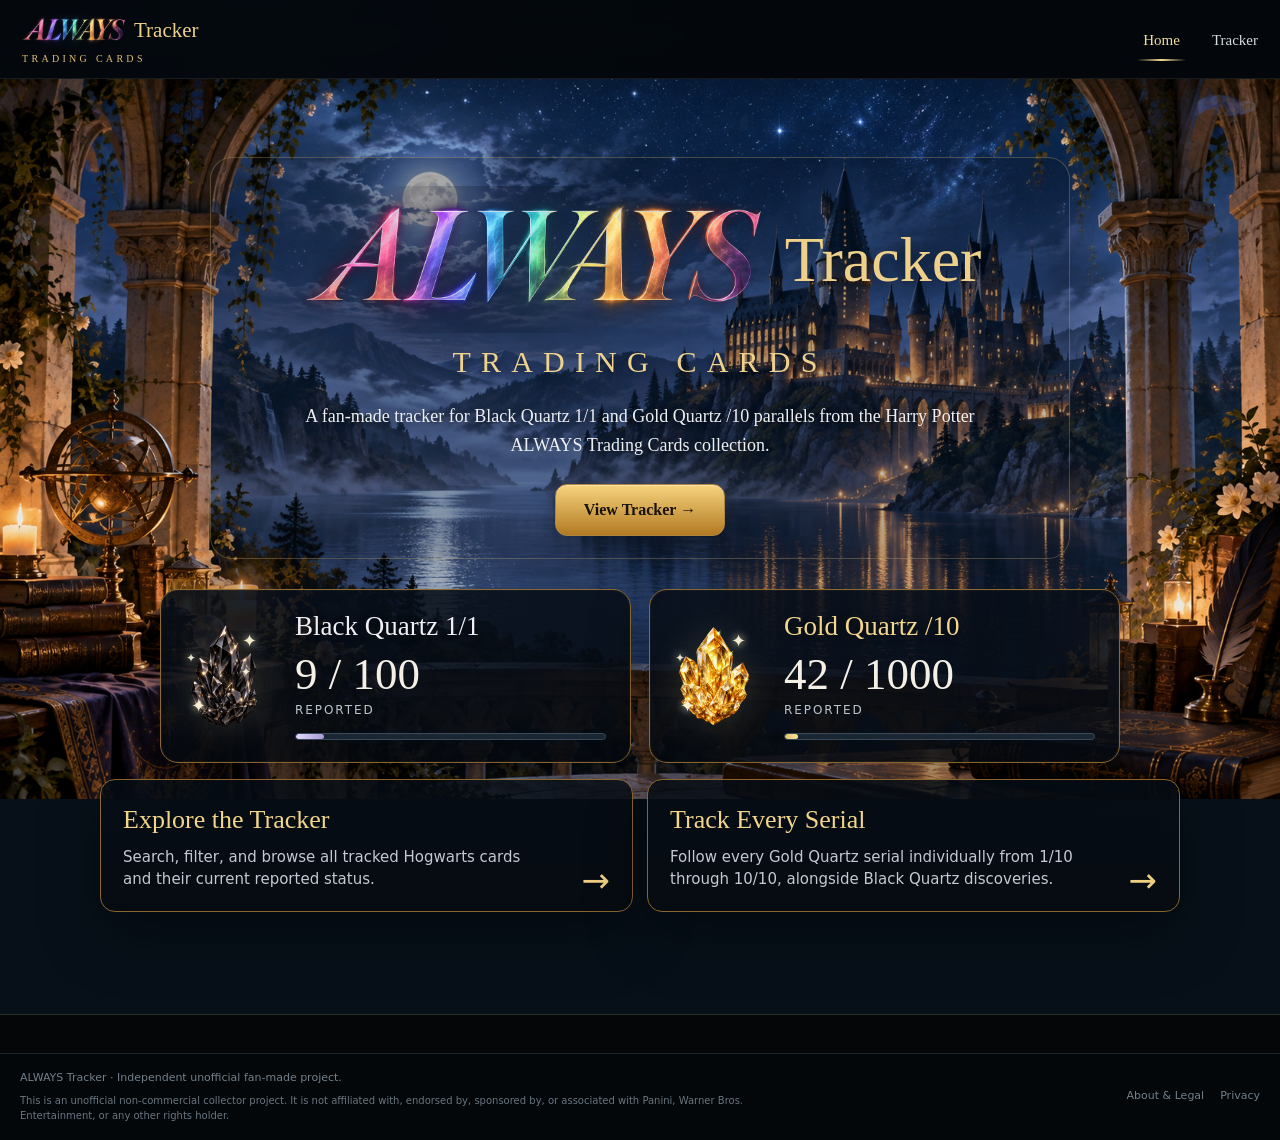
<file: index.html>
<!doctype html>
<html lang="en">
<head>
  <meta charset="utf-8"><meta name="viewport" content="width=device-width, initial-scale=1">
  <meta name="description" content="Independent fan-made tracker for Harry Potter ALWAYS Trading Cards.">
  <title>ALWAYS Tracker · Trading Cards</title>
  <link rel="stylesheet" href="styles.css">
</head>
<body data-page="home">

<header class="site-header">
  <div class="wrap header-inner">
    <a class="brand" href="index.html" aria-label="ALWAYS Tracker home">
      <span class="brand-main">
        <img class="brand-always" src="assets/always-wordmark.png" alt="ALWAYS">
        <span class="tracker-word">Tracker</span>
      </span>
      <span class="brand-sub">Trading Cards</span>
    </a>
    <nav class="nav" aria-label="Primary">
      <a href="index.html" data-nav="home">Home</a>
      <a href="tracker.html" data-nav="tracker">Tracker</a>
    </nav>
  </div>
</header>

<main>
  <div class="hero-shell">
    <section class="hero">
      <div class="wrap">
        <div class="hero-panel">
          <div class="hero-logo-line" aria-label="ALWAYS Tracker">
            <img class="hero-always" src="assets/always-wordmark.png" alt="ALWAYS">
            <span class="hero-tracker">Tracker</span>
          </div>
          <p class="subtitle">Trading Cards</p>
          <p class="hero-copy">A fan-made tracker for Black Quartz 1/1 and Gold Quartz /10 parallels from the Harry Potter ALWAYS Trading Cards collection.</p>
          <div class="hero-actions">
            <a class="button" href="tracker.html">View Tracker →</a>
          </div>
        </div>

        <div class="stat-grid">
          <article class="stat-card black">
            <div class="icon-glitter">
              <img src="assets/black-quartz.png" alt="">
              <span class="spark s1">✦</span><span class="spark s2">✦</span>
            </div>
            <div>
              <div class="stat-label black">Black Quartz 1/1</div>
              <div class="stat-number"><span id="blackReported">0</span> / <span id="blackTotal">100</span></div>
              <div class="stat-meta">reported</div>
              <div class="progress"><span id="blackProgress"></span></div>
            </div>
          </article>

          <article class="stat-card gold">
            <div class="icon-glitter">
              <img src="assets/gold-quartz.png" alt="">
              <span class="spark s1">✦</span><span class="spark s2">✦</span>
            </div>
            <div>
              <div class="stat-label gold">Gold Quartz /10</div>
              <div class="stat-number"><span id="goldReported">0</span> / <span id="goldTotal">1000</span></div>
              <div class="stat-meta">reported</div>
              <div class="progress"><span id="goldProgress"></span></div>
            </div>
          </article>
        </div>

        <div class="home-features">
          <a class="feature" href="tracker.html">
            <h3>Explore the Tracker</h3>
            <p>Search, filter, and browse all tracked Hogwarts cards and their current reported status.</p>
          </a>
          <a class="feature" href="tracker.html">
            <h3>Track Every Serial</h3>
            <p>Follow every Gold Quartz serial individually from 1/10 through 10/10, alongside Black Quartz discoveries.</p>
          </a>
        </div>
      </div>
    </section>
  </div>
</main>

<footer class="site-footer">
  <div class="wrap footer-inner">
    <div>
      <div>ALWAYS Tracker · Independent unofficial fan-made project.</div>
      <div class="disclaimer-strip">This is an unofficial non-commercial collector project. It is not affiliated with, endorsed by, sponsored by, or associated with Panini, Warner Bros. Entertainment, or any other rights holder.</div>
    </div>
    <div class="footer-links">
      <a href="about.html">About &amp; Legal</a>
      <a href="privacy.html">Privacy</a>
    </div>
  </div>
</footer>

<script src="cards-data.js"></script>
<script src="app.js"></script>
</body>
</html>
</file>
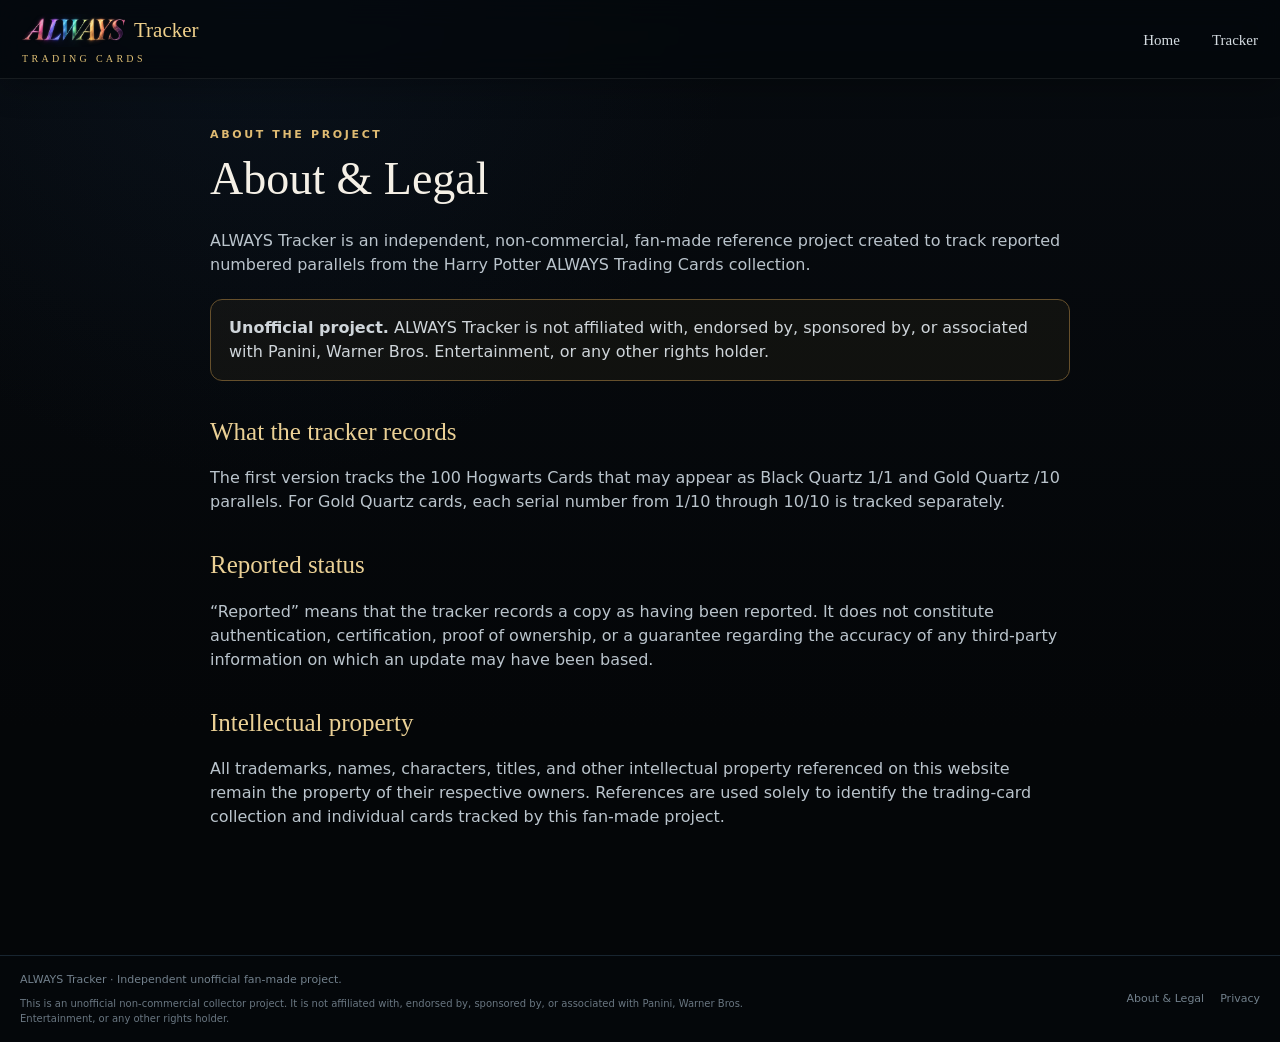
<file: about.html>
<!doctype html>
<html lang="en">
<head><meta charset="utf-8"><meta name="viewport" content="width=device-width, initial-scale=1"><title>About & Legal · ALWAYS Tracker</title><link rel="stylesheet" href="styles.css"></head>
<body data-page="about">

<header class="site-header">
  <div class="wrap header-inner">
    <a class="brand" href="index.html" aria-label="ALWAYS Tracker home">
      <span class="brand-main">
        <img class="brand-always" src="assets/always-wordmark.png" alt="ALWAYS">
        <span class="tracker-word">Tracker</span>
      </span>
      <span class="brand-sub">Trading Cards</span>
    </a>
    <nav class="nav" aria-label="Primary">
      <a href="index.html" data-nav="home">Home</a>
      <a href="tracker.html" data-nav="tracker">Tracker</a>
    </nav>
  </div>
</header>

<main class="section"><div class="wrap text-page">
<div class="eyebrow">About the project</div><h1>About &amp; Legal</h1>
<p>ALWAYS Tracker is an independent, non-commercial, fan-made reference project created to track reported numbered parallels from the Harry Potter ALWAYS Trading Cards collection.</p>
<div class="notice"><strong>Unofficial project.</strong> ALWAYS Tracker is not affiliated with, endorsed by, sponsored by, or associated with Panini, Warner Bros. Entertainment, or any other rights holder.</div>
<h2>What the tracker records</h2><p>The first version tracks the 100 Hogwarts Cards that may appear as Black Quartz 1/1 and Gold Quartz /10 parallels. For Gold Quartz cards, each serial number from 1/10 through 10/10 is tracked separately.</p>
<h2>Reported status</h2><p>“Reported” means that the tracker records a copy as having been reported. It does not constitute authentication, certification, proof of ownership, or a guarantee regarding the accuracy of any third-party information on which an update may have been based.</p>
<h2>Intellectual property</h2><p>All trademarks, names, characters, titles, and other intellectual property referenced on this website remain the property of their respective owners. References are used solely to identify the trading-card collection and individual cards tracked by this fan-made project.</p>
</div></main>

<footer class="site-footer">
  <div class="wrap footer-inner">
    <div>
      <div>ALWAYS Tracker · Independent unofficial fan-made project.</div>
      <div class="disclaimer-strip">This is an unofficial non-commercial collector project. It is not affiliated with, endorsed by, sponsored by, or associated with Panini, Warner Bros. Entertainment, or any other rights holder.</div>
    </div>
    <div class="footer-links">
      <a href="about.html">About &amp; Legal</a>
      <a href="privacy.html">Privacy</a>
    </div>
  </div>
</footer>

<script src="app.js"></script>
</body></html>
</file>
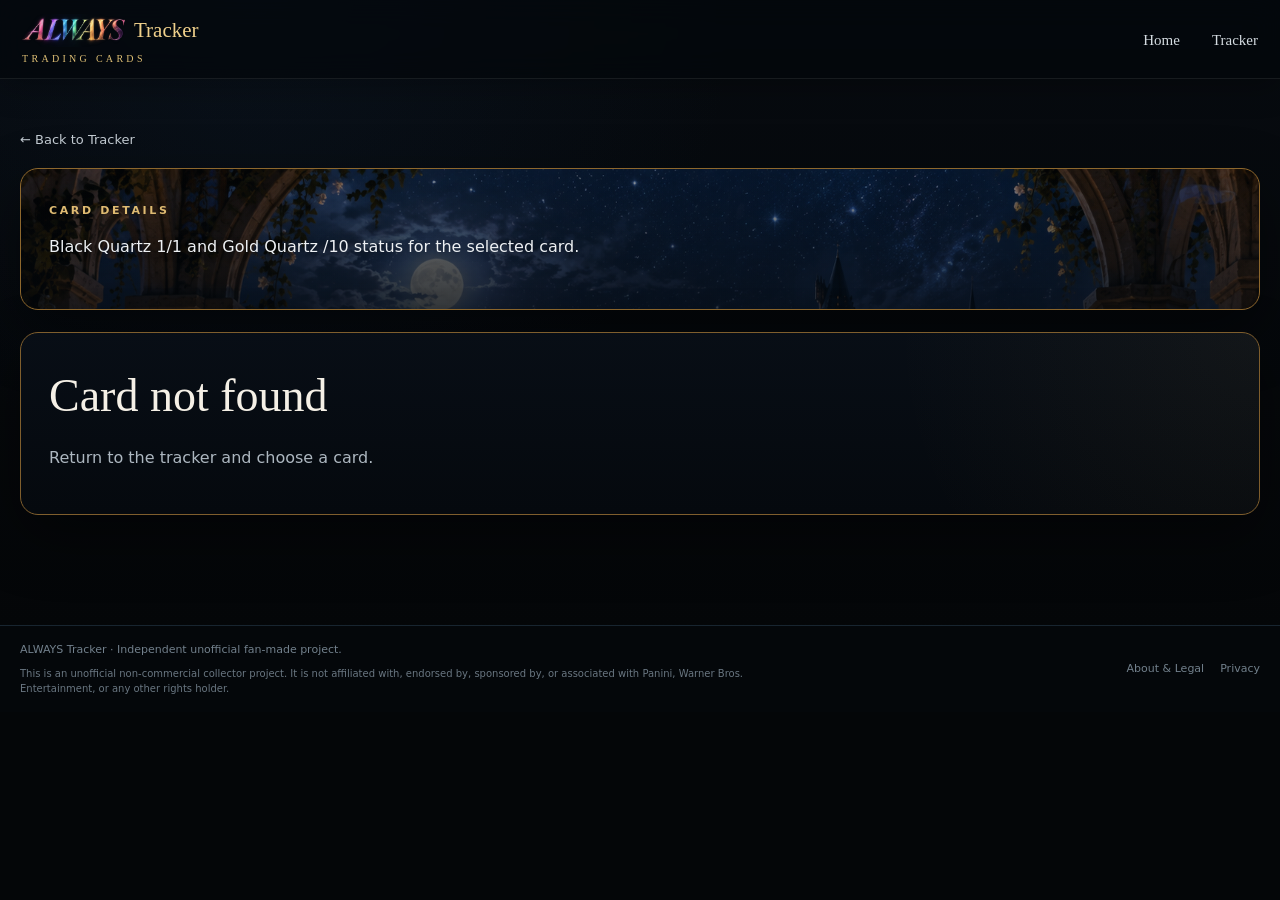
<file: card.html>
<!doctype html>
<html lang="en">
<head>
  <meta charset="utf-8"><meta name="viewport" content="width=device-width, initial-scale=1">
  <meta name="robots" content="noindex">
  <title>Card · ALWAYS Tracker</title>
  <link rel="stylesheet" href="styles.css">
</head>
<body data-page="detail">

<header class="site-header">
  <div class="wrap header-inner">
    <a class="brand" href="index.html" aria-label="ALWAYS Tracker home">
      <span class="brand-main">
        <img class="brand-always" src="assets/always-wordmark.png" alt="ALWAYS">
        <span class="tracker-word">Tracker</span>
      </span>
      <span class="brand-sub">Trading Cards</span>
    </a>
    <nav class="nav" aria-label="Primary">
      <a href="index.html" data-nav="home">Home</a>
      <a href="tracker.html" data-nav="tracker">Tracker</a>
    </nav>
  </div>
</header>

<main class="section">
  <div class="wrap">
    <a class="backlink" href="tracker.html">← Back to Tracker</a>
    <section class="detail-hero">
      <div class="detail-hero-inner">
        <div class="eyebrow">Card details</div>
        <p>Black Quartz 1/1 and Gold Quartz /10 status for the selected card.</p>
      </div>
    </section>
    <div id="detailRoot"></div>
  </div>
</main>

<footer class="site-footer">
  <div class="wrap footer-inner">
    <div>
      <div>ALWAYS Tracker · Independent unofficial fan-made project.</div>
      <div class="disclaimer-strip">This is an unofficial non-commercial collector project. It is not affiliated with, endorsed by, sponsored by, or associated with Panini, Warner Bros. Entertainment, or any other rights holder.</div>
    </div>
    <div class="footer-links">
      <a href="about.html">About &amp; Legal</a>
      <a href="privacy.html">Privacy</a>
    </div>
  </div>
</footer>

<script src="cards-data.js"></script>
<script src="app.js"></script>
</body>
</html>
</file>
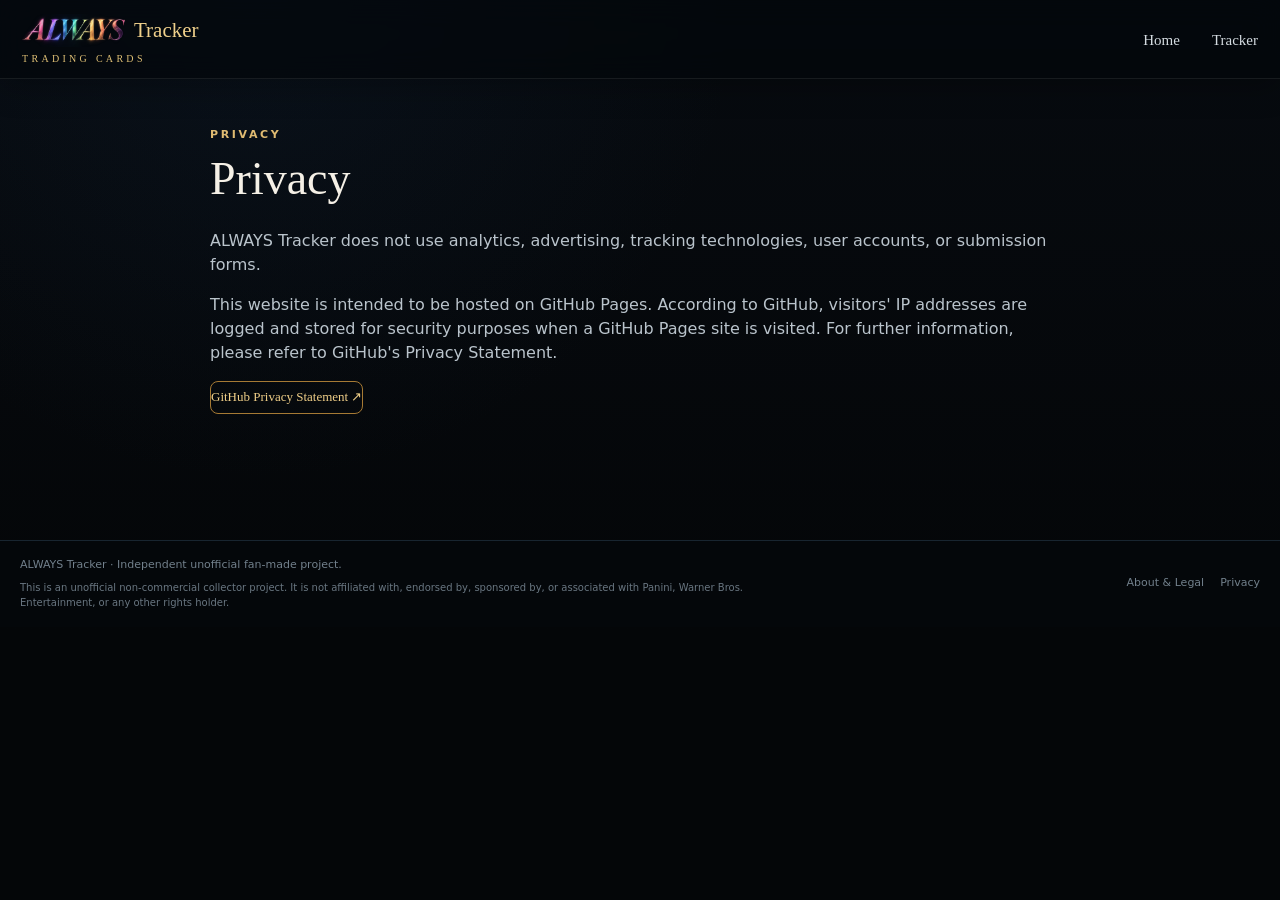
<file: privacy.html>
<!doctype html>
<html lang="en">
<head><meta charset="utf-8"><meta name="viewport" content="width=device-width, initial-scale=1"><title>Privacy · ALWAYS Tracker</title><link rel="stylesheet" href="styles.css"></head>
<body data-page="privacy">

<header class="site-header">
  <div class="wrap header-inner">
    <a class="brand" href="index.html" aria-label="ALWAYS Tracker home">
      <span class="brand-main">
        <img class="brand-always" src="assets/always-wordmark.png" alt="ALWAYS">
        <span class="tracker-word">Tracker</span>
      </span>
      <span class="brand-sub">Trading Cards</span>
    </a>
    <nav class="nav" aria-label="Primary">
      <a href="index.html" data-nav="home">Home</a>
      <a href="tracker.html" data-nav="tracker">Tracker</a>
    </nav>
  </div>
</header>

<main class="section"><div class="wrap text-page">
<div class="eyebrow">Privacy</div><h1>Privacy</h1>
<p>ALWAYS Tracker does not use analytics, advertising, tracking technologies, user accounts, or submission forms.</p>
<p>This website is intended to be hosted on GitHub Pages. According to GitHub, visitors' IP addresses are logged and stored for security purposes when a GitHub Pages site is visited. For further information, please refer to GitHub's Privacy Statement.</p>
<p><a class="view-link" href="https://docs.github.com/en/site-policy/privacy-policies/github-general-privacy-statement">GitHub Privacy Statement ↗</a></p>
</div></main>

<footer class="site-footer">
  <div class="wrap footer-inner">
    <div>
      <div>ALWAYS Tracker · Independent unofficial fan-made project.</div>
      <div class="disclaimer-strip">This is an unofficial non-commercial collector project. It is not affiliated with, endorsed by, sponsored by, or associated with Panini, Warner Bros. Entertainment, or any other rights holder.</div>
    </div>
    <div class="footer-links">
      <a href="about.html">About &amp; Legal</a>
      <a href="privacy.html">Privacy</a>
    </div>
  </div>
</footer>

<script src="app.js"></script>
</body></html>
</file>
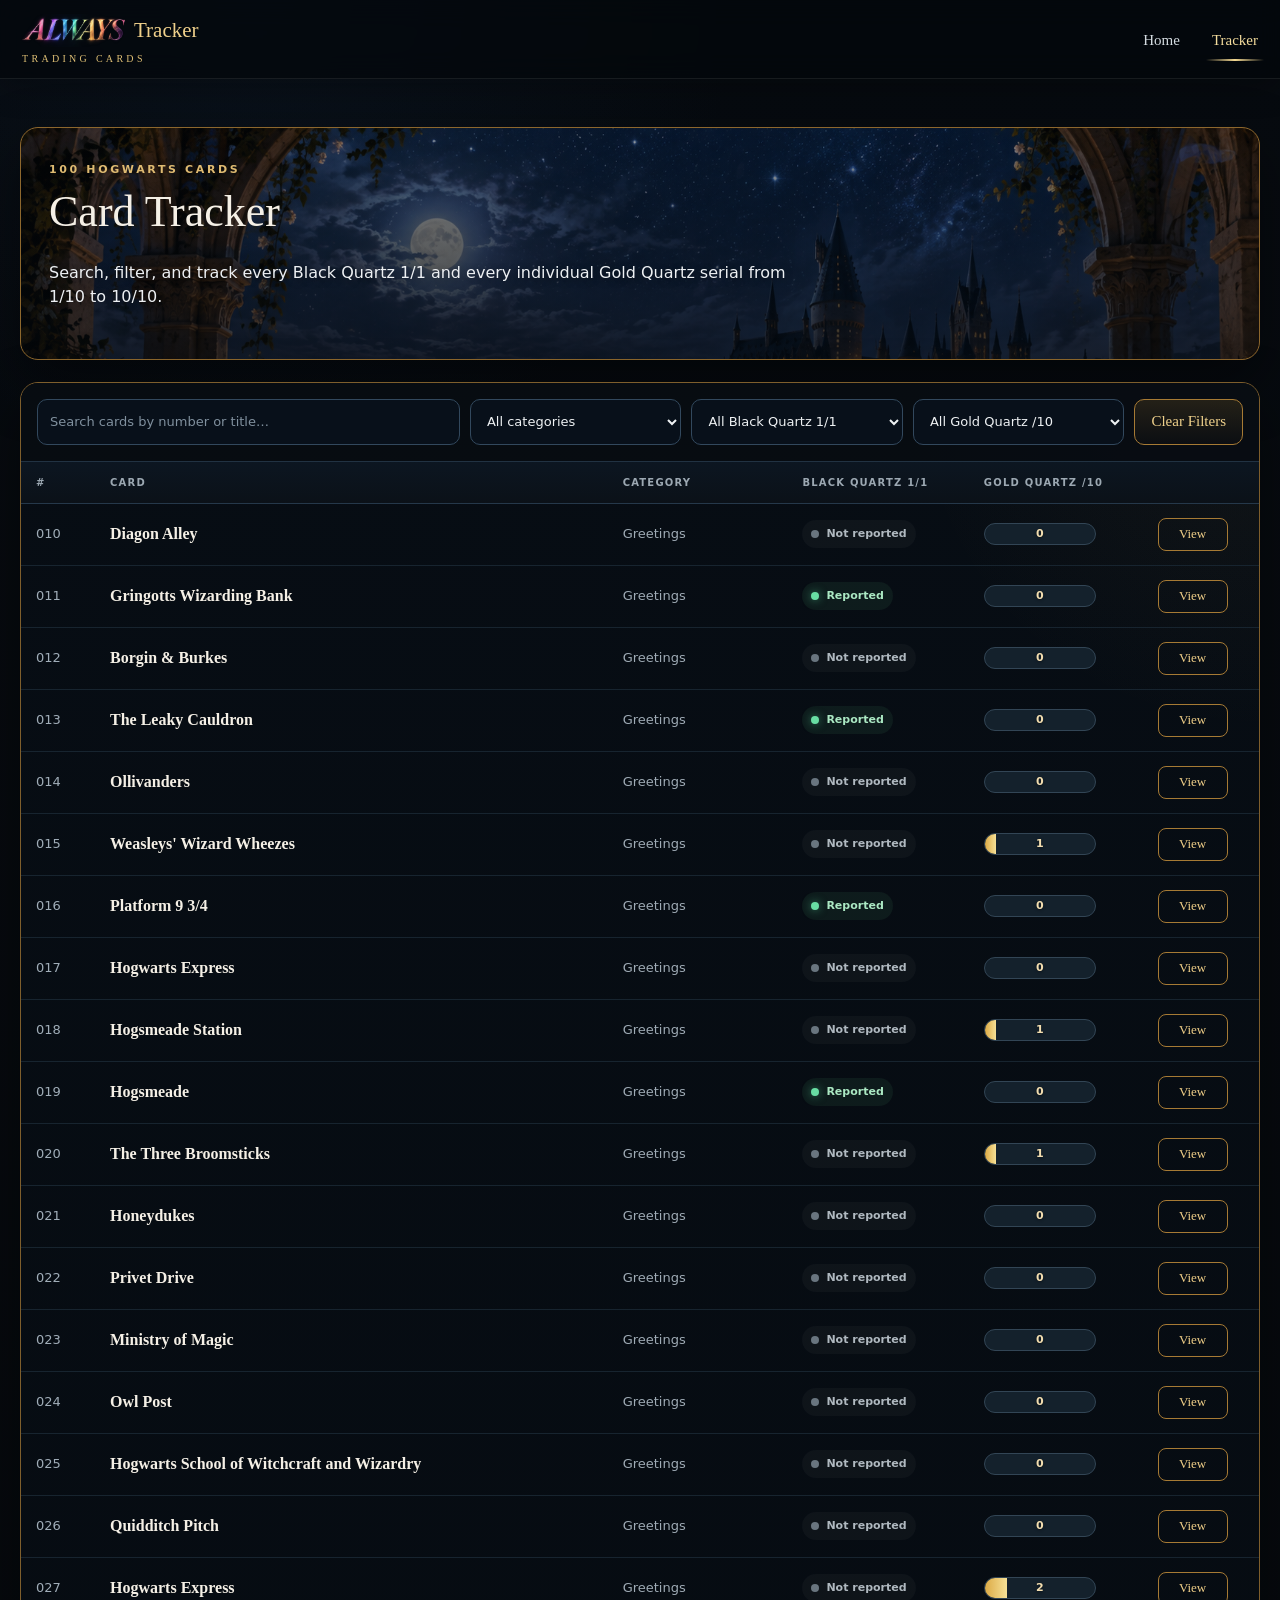
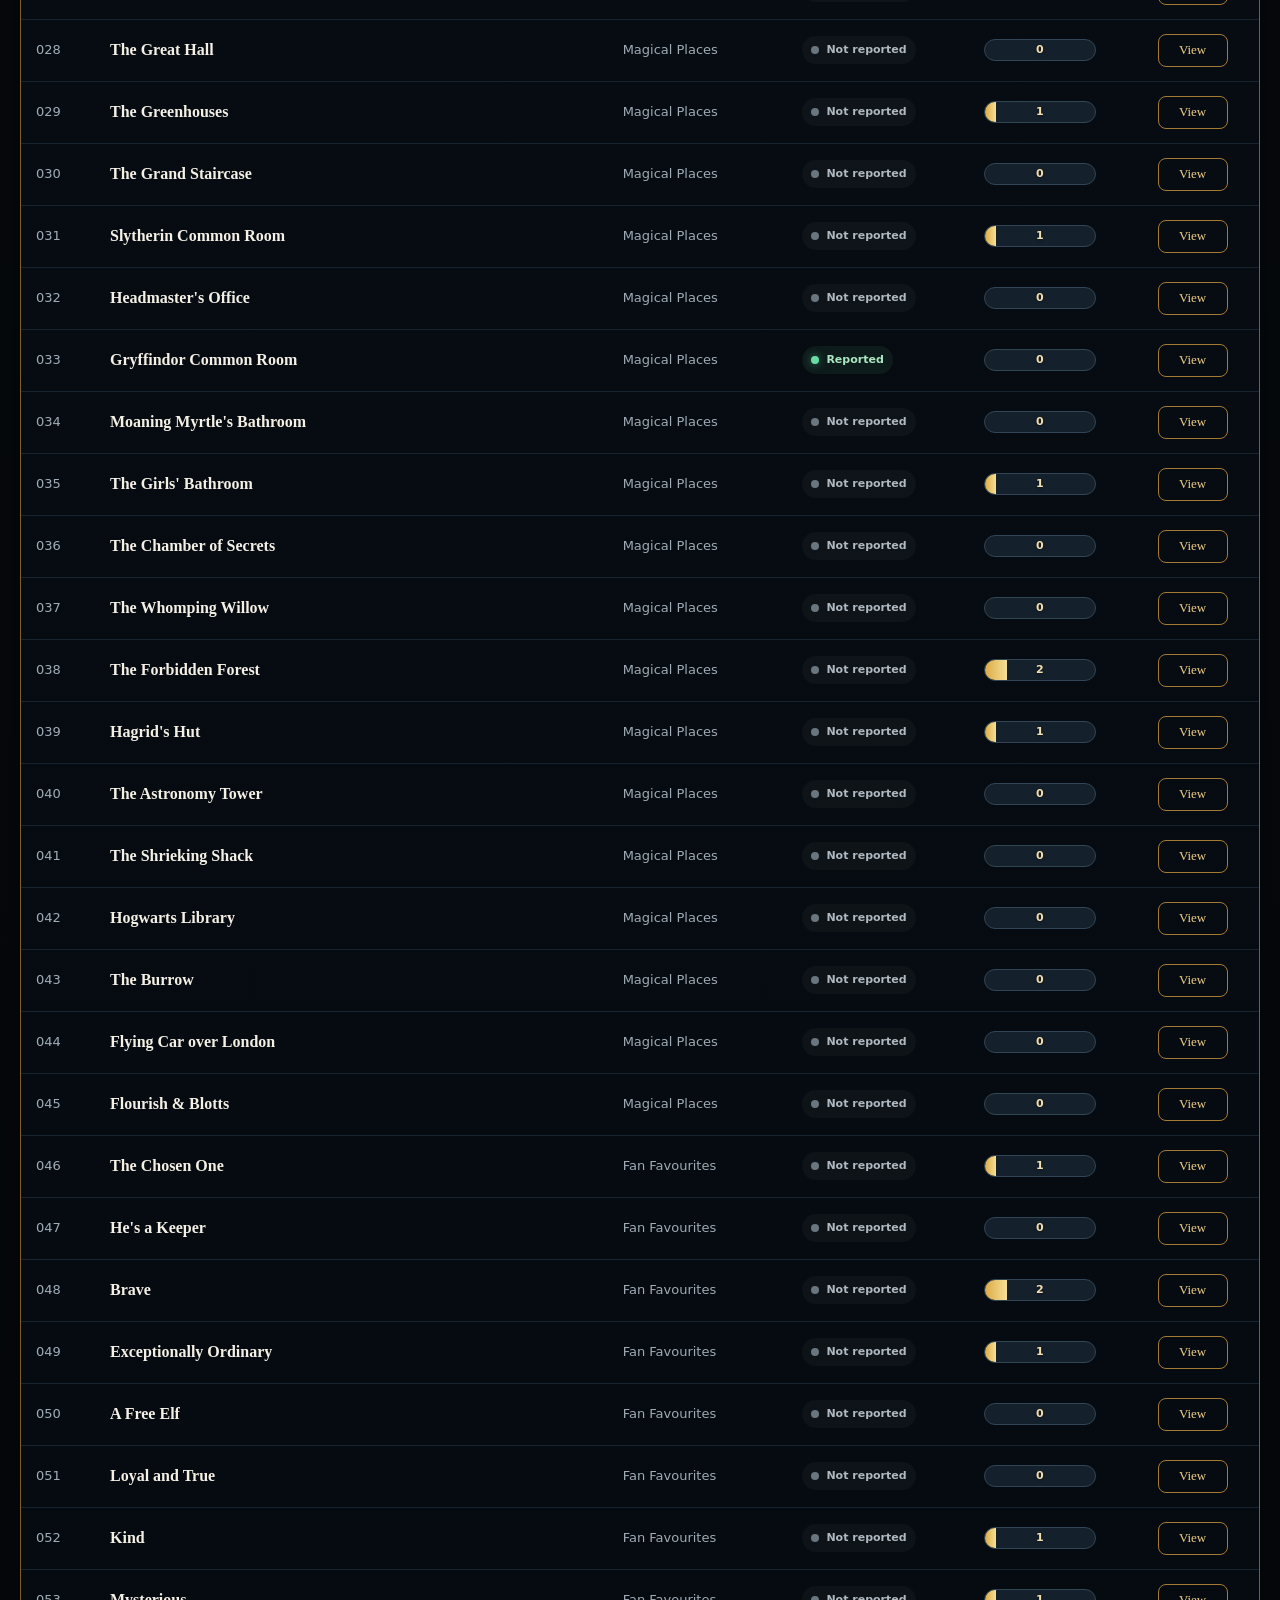
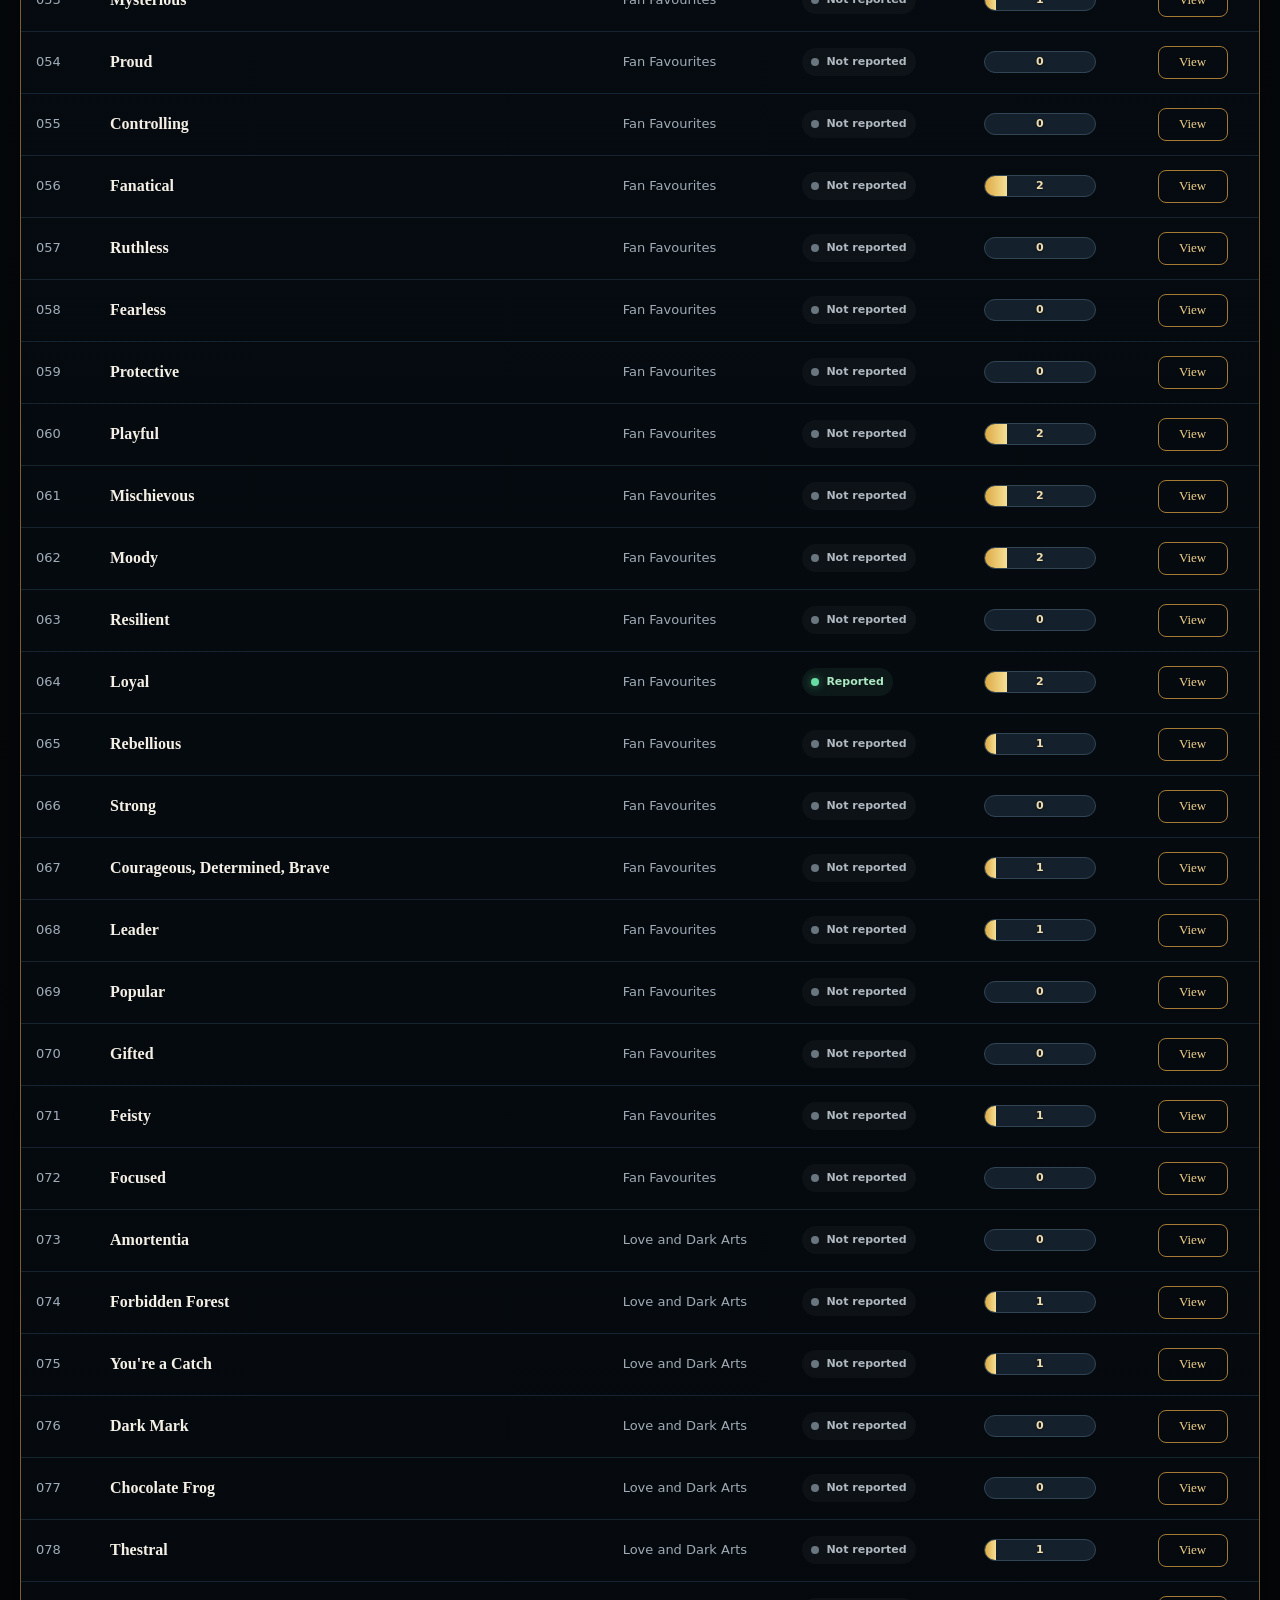
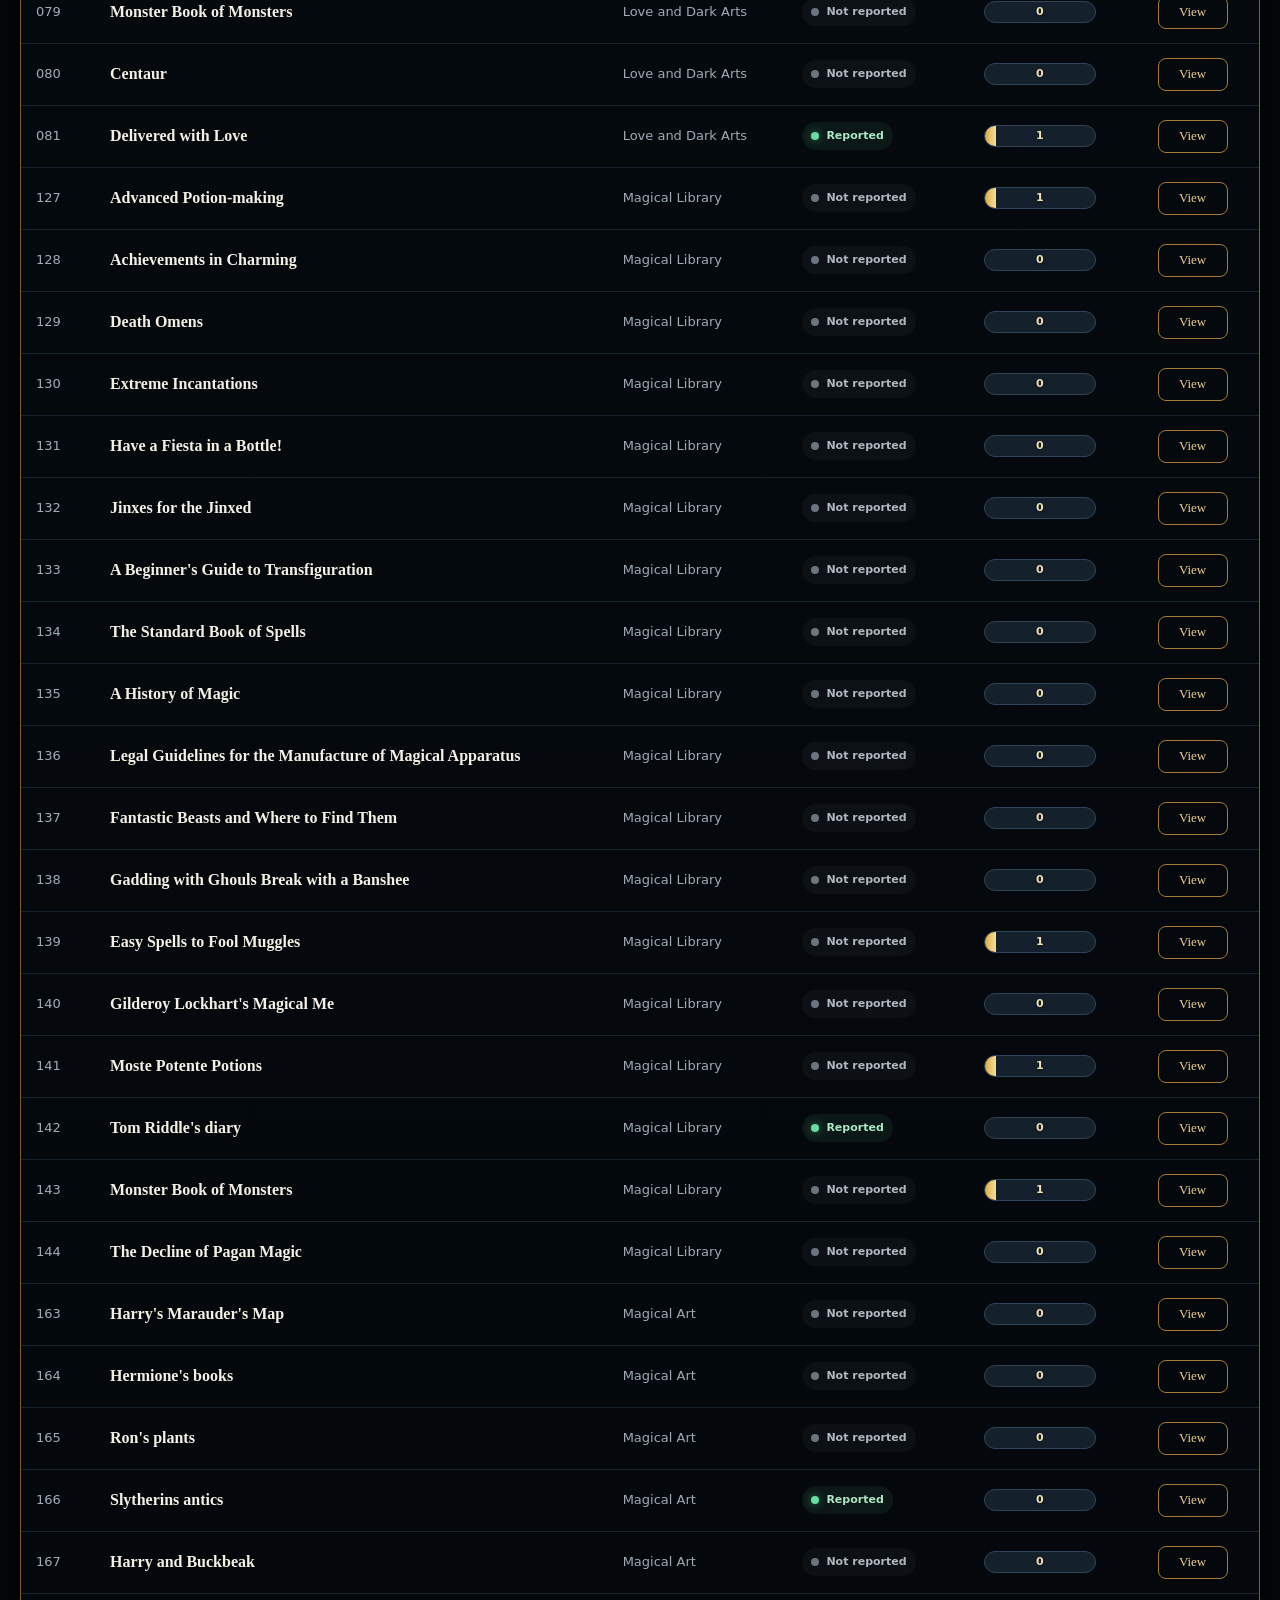
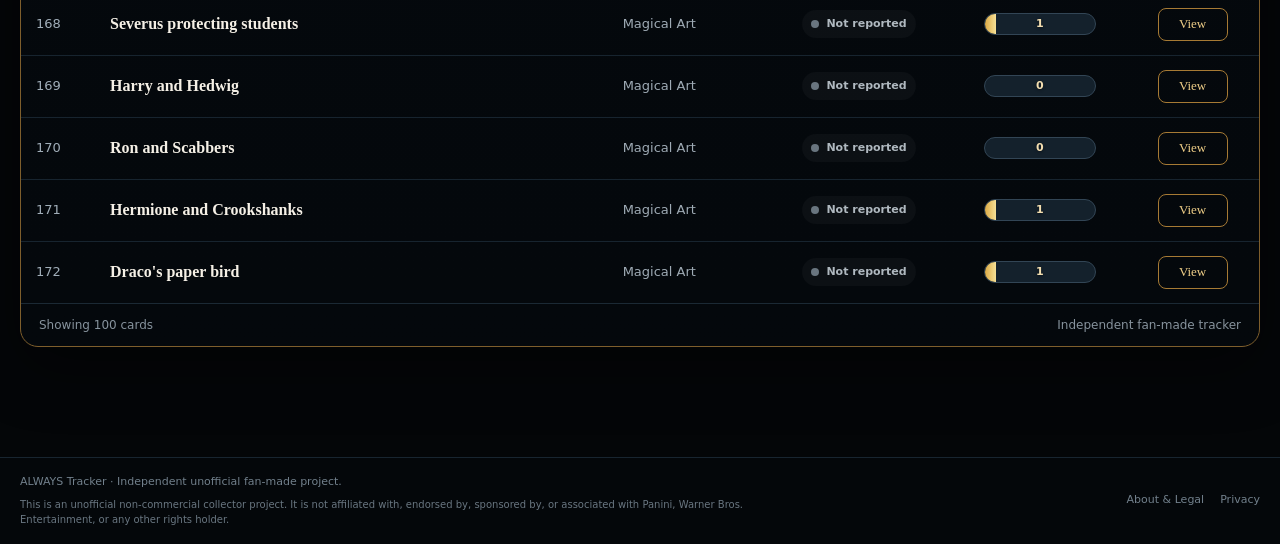
<file: tracker.html>
<!doctype html>
<html lang="en">
<head>
  <meta charset="utf-8"><meta name="viewport" content="width=device-width, initial-scale=1">
  <meta name="description" content="Track Black Quartz 1/1 and Gold Quartz /10 Harry Potter ALWAYS Trading Cards.">
  <title>Tracker · ALWAYS Tracker</title>
  <link rel="stylesheet" href="styles.css">
</head>
<body data-page="tracker">

<header class="site-header">
  <div class="wrap header-inner">
    <a class="brand" href="index.html" aria-label="ALWAYS Tracker home">
      <span class="brand-main">
        <img class="brand-always" src="assets/always-wordmark.png" alt="ALWAYS">
        <span class="tracker-word">Tracker</span>
      </span>
      <span class="brand-sub">Trading Cards</span>
    </a>
    <nav class="nav" aria-label="Primary">
      <a href="index.html" data-nav="home">Home</a>
      <a href="tracker.html" data-nav="tracker">Tracker</a>
    </nav>
  </div>
</header>

<main class="section">
  <div class="wrap">
    <section class="tracker-hero">
      <div class="tracker-hero-inner">
        <div class="eyebrow">100 Hogwarts Cards</div>
        <h1>Card Tracker</h1>
        <p>Search, filter, and track every Black Quartz 1/1 and every individual Gold Quartz serial from 1/10 to 10/10.</p>
      </div>
    </section>

    <div class="panel-shell">
      <div class="panel-toolbar">
        <div class="filters">
          <input class="search" id="searchInput" type="search" placeholder="Search cards by number or title…" autocomplete="off">
          <select id="categoryFilter" aria-label="Category"><option value="">All categories</option></select>
          <select id="blackFilter" aria-label="Black Quartz status">
            <option value="">All Black Quartz 1/1</option><option value="reported">Reported</option><option value="not">Not reported</option>
          </select>
          <select id="goldFilter" aria-label="Gold Quartz status">
            <option value="">All Gold Quartz /10</option><option value="none">0/10 reported</option><option value="partial">1–9/10 reported</option><option value="complete">10/10 reported</option>
          </select>
          <button class="small-btn" id="resetFilters" type="button">Clear Filters</button>
        </div>
      </div>
      <div class="table-wrap">
        <table>
          <thead><tr><th>#</th><th>Card</th><th>Category</th><th>Black Quartz 1/1</th><th>Gold Quartz /10</th><th></th></tr></thead>
          <tbody id="trackerBody"></tbody>
        </table>
        <div class="empty" id="emptyState" hidden>No cards match these filters.</div>
      </div>
      <div class="result-strip"><span id="resultCountBottom">Showing 100 cards</span><span>Independent fan-made tracker</span></div>
    </div>
  </div>
</main>

<footer class="site-footer">
  <div class="wrap footer-inner">
    <div>
      <div>ALWAYS Tracker · Independent unofficial fan-made project.</div>
      <div class="disclaimer-strip">This is an unofficial non-commercial collector project. It is not affiliated with, endorsed by, sponsored by, or associated with Panini, Warner Bros. Entertainment, or any other rights holder.</div>
    </div>
    <div class="footer-links">
      <a href="about.html">About &amp; Legal</a>
      <a href="privacy.html">Privacy</a>
    </div>
  </div>
</footer>

<script src="cards-data.js"></script>
<script src="app.js"></script>
</body>
</html>
</file>
<file: styles.css>
:root{
  --bg:#05070b;
  --panel:#09111a;
  --panel2:#0d1722;
  --panel3:#111c29;
  --line:#2c4053;
  --gold:#ddb768;
  --gold2:#f4d992;
  --gold3:#94661f;
  --text:#f5f0e6;
  --muted:#adb7c0;
  --muted2:#7d8996;
  --green:#68dda3;
  --shadow:0 22px 60px rgba(0,0,0,.42);
  --radius:18px;
}
*{box-sizing:border-box}
html{scroll-behavior:smooth}
body{
  margin:0;
  font-family:ui-sans-serif,system-ui,-apple-system,BlinkMacSystemFont,"Segoe UI",sans-serif;
  color:var(--text);
  line-height:1.5;
  min-height:100vh;
  background:
    radial-gradient(circle at 20% 0%,rgba(23,49,80,.18),transparent 30rem),
    linear-gradient(180deg,#070b10,#040608 70%);
}
a{color:inherit}
.wrap{width:min(1240px,calc(100% - 34px));margin:0 auto}

.site-header{
  position:sticky;top:0;z-index:40;
  background:rgba(4,7,11,.74);
  backdrop-filter:blur(14px);
  border-bottom:1px solid rgba(255,255,255,.08);
  box-shadow:0 10px 30px rgba(0,0,0,.24);
}
.header-inner{min-height:78px;display:flex;align-items:center;justify-content:space-between;gap:16px}
.brand{text-decoration:none;display:flex;flex-direction:column;line-height:1}
.brand-main{font-family:Georgia,"Times New Roman",serif;font-size:22px}
.always{
  font-family:"Palatino Linotype","Book Antiqua",Palatino,Georgia,"Times New Roman",serif;
  font-style:italic;
  font-weight:700;
  letter-spacing:.035em;
  background:linear-gradient(92deg,#c06c97 0%,#8b6dbf 17%,#5e8ab6 34%,#5d9f91 50%,#c19b47 68%,#bb7966 84%,#aa6db0 100%);
  background-size:180% 100%;
  -webkit-background-clip:text;background-clip:text;color:transparent;
  text-shadow:0 0 10px rgba(0,0,0,.10);
}
.tracker-word{color:#efd08b;margin-left:6px}
.brand-sub{
  font-family:Georgia,"Times New Roman",serif;
  color:#dfbf75;font-size:10px;letter-spacing:.33em;text-transform:uppercase;
  margin-top:7px;margin-left:2px
}
.nav{display:flex;align-items:center;gap:28px}
.nav a{
  text-decoration:none;color:#d4dbe1;font-family:Georgia,"Times New Roman",serif;
  font-size:15px;padding:27px 2px 25px;position:relative
}
.nav a:after{
  content:"";position:absolute;left:50%;right:50%;bottom:15px;height:2px;
  background:linear-gradient(90deg,transparent,var(--gold2),transparent);
  transition:.22s
}
.nav a:hover,.nav a.active{color:#f4dc9d}
.nav a:hover:after,.nav a.active:after{left:-4px;right:-4px}

/* Hero */
.hero-shell{
  position:relative;
  background:
    linear-gradient(180deg,rgba(4,7,12,.16),rgba(4,7,12,.78)),
    linear-gradient(90deg,rgba(4,7,12,.24),rgba(4,7,12,.08) 34%,rgba(4,7,12,.08) 66%,rgba(4,7,12,.30)),
    url("assets/hero-home.png") center top/cover no-repeat;
  border-bottom:1px solid rgba(220,181,104,.18);
}
.hero{padding:78px 0 44px}
.hero-panel{
  max-width:760px;
  margin:0 auto;
  padding:28px 28px 22px;
  text-align:center;
  background:linear-gradient(180deg,rgba(7,12,20,.54),rgba(7,12,20,.45));
  border:1px solid rgba(231,196,119,.22);
  border-radius:22px;
  box-shadow:var(--shadow);
}
.eyebrow{color:#dfbb72;text-transform:uppercase;letter-spacing:.24em;font-size:11px;font-weight:800}
.hero h1{
  margin:14px 0 8px;
  font-family:Georgia,"Times New Roman",serif;
  font-size:clamp(58px,7.4vw,98px);
  line-height:.92;
  font-weight:500;
  text-shadow:0 5px 18px rgba(0,0,0,.38)
}
.hero h1 .tracker-word{margin-left:.14em}
.hero .subtitle{
  margin:0 0 18px;
  font-family:Georgia,"Times New Roman",serif;
  font-size:clamp(18px,2.6vw,30px);
  letter-spacing:.34em;
  text-transform:uppercase;
  color:#efd28e;
  text-shadow:0 4px 10px rgba(0,0,0,.4)
}
.hero-copy{
  max-width:690px;margin:0 auto;
  color:#edf0f3;font-family:Georgia,"Times New Roman",serif;
  font-size:18px;line-height:1.6;text-shadow:0 2px 8px rgba(0,0,0,.45)
}
.hero-disclaimer{
  margin:8px auto 0;max-width:640px;
  color:#d7dde2;font-size:14px;line-height:1.45;text-shadow:0 2px 8px rgba(0,0,0,.45)
}
.hero-actions{display:flex;justify-content:center;gap:12px;margin-top:24px;flex-wrap:wrap}
.button{
  display:inline-flex;align-items:center;justify-content:center;gap:9px;
  min-height:52px;padding:0 28px;border-radius:12px;
  border:1px solid #af8640;text-decoration:none;
  font-family:Georgia,"Times New Roman",serif;font-weight:700;font-size:16px;
  background:linear-gradient(180deg,#f7d37e,#b27a22);color:#17120a;
  box-shadow:inset 0 1px 0 rgba(255,255,255,.35),0 10px 26px rgba(0,0,0,.32)
}
.button:hover{filter:brightness(1.06)}

.stat-grid{display:grid;grid-template-columns:1fr 1fr;gap:18px;margin:30px auto 0;max-width:960px}
.stat-card{
  display:grid;grid-template-columns:92px 1fr;align-items:center;gap:18px;
  background:linear-gradient(180deg,rgba(7,14,24,.90),rgba(6,10,16,.88));
  border:1px solid #8d682c;border-radius:18px;padding:22px 24px;
  box-shadow:var(--shadow);position:relative;overflow:hidden
}
.stat-card:before{
  content:"";position:absolute;inset:0;border-radius:inherit;pointer-events:none;
  box-shadow:inset 0 0 0 1px rgba(255,255,255,.03)
}
.icon-glitter{
  position:relative;width:78px;height:110px;display:flex;align-items:center;justify-content:center;
}
.icon-glitter img{
  width:100%;height:100%;object-fit:contain;
  filter:drop-shadow(0 0 18px rgba(251,224,157,.16))
}
.icon-glitter:before,.icon-glitter:after{
  content:"✦";position:absolute;color:#fff8d8;font-size:18px;opacity:.95;text-shadow:0 0 9px currentColor;
  animation:twinkle 2.5s infinite ease-in-out;
}
.icon-glitter:before{top:6px;right:6px}
.icon-glitter:after{left:6px;bottom:12px;animation-delay:1.1s}
.icon-glitter .spark{
  position:absolute;color:#fff9db;font-size:12px;opacity:.9;text-shadow:0 0 8px currentColor;
  animation:twinkle 2.1s infinite ease-in-out
}
.icon-glitter .s1{top:28px;left:1px;animation-delay:.6s}
.icon-glitter .s2{right:12px;top:42px;animation-delay:1.45s}
@keyframes twinkle{
  0%,100%{transform:scale(.72);opacity:.35}
  50%{transform:scale(1.12);opacity:1}
}
.stat-label{
  font-family:Georgia,"Times New Roman",serif;font-size:27px;line-height:1.1;
  text-shadow:0 2px 8px rgba(0,0,0,.35)
}
.stat-label.black{color:#efeff5}.stat-label.gold{color:#f4d78c}
.stat-number{font-family:Georgia,"Times New Roman",serif;font-size:45px;line-height:1;margin:10px 0 4px}
.stat-meta{color:#bcc5cd;font-size:12px;text-transform:uppercase;letter-spacing:.16em}
.progress{height:7px;background:#1b2733;border:1px solid #384a5b;border-radius:99px;margin-top:14px;overflow:hidden}
.progress>span{display:block;height:100%;width:0;border-radius:99px;background:linear-gradient(90deg,#e8c567,#f6e39e)}
.stat-card.black .progress>span{background:linear-gradient(90deg,#e4dbff,#a79bd6)}

.home-features{display:grid;grid-template-columns:1fr 1fr;gap:14px;max-width:1080px;margin:16px auto 58px}
.feature{
  min-height:122px;border:1px solid #8a652c;border-radius:15px;
  background:linear-gradient(180deg,rgba(5,12,20,.86),rgba(6,11,16,.88));
  box-shadow:var(--shadow);padding:20px 22px;position:relative;overflow:hidden
}
.feature:after{content:"→";position:absolute;right:22px;bottom:14px;color:#efcf82;font-size:34px;line-height:1}
.feature h3{margin:0 0 7px;font-family:Georgia,"Times New Roman",serif;font-size:26px;font-weight:500;color:#f2d58a}
.feature p{margin:0;color:#c1cad1;font-size:15px;max-width:84%}

/* Shared sections */
.section{padding:48px 0 72px}
.section-head{display:flex;justify-content:space-between;gap:24px;align-items:end;margin-bottom:22px}
.section h1,.section h2{font-family:Georgia,"Times New Roman",serif;font-weight:500;margin:0}
.section h1{font-size:46px}.section h2{font-size:32px}
.muted{color:var(--muted)}

.tracker-hero,.detail-hero{
  margin-bottom:22px;border:1px solid #8d672d;border-radius:18px;overflow:hidden;
  background:
    linear-gradient(180deg,rgba(4,8,12,.24),rgba(4,8,12,.72)),
    linear-gradient(90deg,rgba(4,8,12,.24),rgba(4,8,12,.18)),
    url("assets/hero-home.png") center top/cover no-repeat;
  box-shadow:var(--shadow)
}
.tracker-hero-inner,.detail-hero-inner{padding:34px 28px}
.tracker-hero h1,.detail-hero h1{font-size:44px}
.tracker-hero p,.detail-hero p{max-width:760px;color:#edf0f3;text-shadow:0 2px 8px rgba(0,0,0,.45)}

.panel-shell{
  border:1px solid #7e5e2c;border-radius:18px;
  background:
    radial-gradient(circle at 100% 0%,rgba(218,176,89,.05),transparent 22rem),
    linear-gradient(180deg,rgba(7,13,20,.97),rgba(4,8,12,.98));
  box-shadow:var(--shadow);overflow:hidden
}
.panel-toolbar{padding:16px;border-bottom:1px solid #213242;background:rgba(7,12,18,.88)}
.filters{display:grid;grid-template-columns:2fr 1fr 1fr 1fr auto;gap:10px}
input,select{
  width:100%;min-height:46px;border:1px solid #32485d;border-radius:10px;
  background:#08101a;color:#eef1f3;padding:0 12px;font:inherit;font-size:13px;outline:none
}
input::placeholder{color:#80909e}
input:focus,select:focus{border-color:#b48437;box-shadow:0 0 0 2px rgba(212,180,102,.08)}
.small-btn{
  min-height:46px;border:1px solid #a67a34;background:linear-gradient(180deg,rgba(205,155,55,.14),rgba(120,78,20,.03));
  color:#eed08b;border-radius:10px;padding:0 16px;cursor:pointer;font-family:Georgia,"Times New Roman",serif;font-size:15px
}
.result-strip{display:flex;justify-content:space-between;padding:12px 18px;color:#87939d;font-size:12px;border-top:1px solid #1b2934}
.table-wrap{overflow:auto}
table{width:100%;border-collapse:collapse;min-width:870px}
th{
  font-size:10px;text-transform:uppercase;letter-spacing:.12em;color:#9ca8b2;
  background:linear-gradient(180deg,#0c1621,#0b1118);text-align:left;
  padding:13px 15px;border-bottom:1px solid #25384a
}
td{padding:14px 15px;border-bottom:1px solid #17242f;vertical-align:middle;font-size:13px}
tbody tr{transition:.15s}
tbody tr:hover{background:rgba(218,180,101,.05)}
tbody tr:last-child td{border-bottom:0}
.card-num{font-variant-numeric:tabular-nums;color:#a0adb8;width:74px}
.card-name a{font-family:Georgia,"Times New Roman",serif;font-size:16px;font-weight:700;text-decoration:none}
.card-name a:hover{color:#f2d587}
.category{color:#9fabb5}
.status{display:inline-flex;align-items:center;gap:7px;border-radius:999px;padding:6px 9px;font-size:11px;font-weight:700;white-space:nowrap}
.status:before{content:"";width:8px;height:8px;border-radius:50%;background:#69757f}
.status.reported{background:rgba(84,161,111,.10);color:#abe8c3}.status.reported:before{background:var(--green);box-shadow:0 0 9px rgba(87,227,161,.5)}
.status.not-reported{background:rgba(255,255,255,.03);color:#b0b9c0}
.gold-stack{display:flex;align-items:center}
.gold-progress-wrap{position:relative;width:112px;height:22px}
.mini-progress{
  position:absolute;inset:0;
  width:100%;height:100%;
  background:#14212c;border:1px solid #324555;border-radius:999px;overflow:hidden
}
.mini-progress span{display:block;height:100%;background:linear-gradient(90deg,#dcaa45,#f6e096);width:0}
.progress-value{
  position:absolute;inset:0;display:flex;align-items:center;justify-content:center;
  color:#f3deb0;font-variant-numeric:tabular-nums;font-weight:800;font-size:11px;
  text-shadow:0 1px 3px rgba(0,0,0,.45);letter-spacing:.01em
}
.view-link{
  display:inline-flex;align-items:center;justify-content:center;min-width:70px;min-height:33px;
  border:1px solid #a67a34;border-radius:8px;color:#f0cf88;text-decoration:none;
  font-family:Georgia,"Times New Roman",serif;font-size:13px
}
.empty{padding:40px;text-align:center;color:var(--muted)}

.backlink{display:inline-block;color:#c1c9d0;text-decoration:none;margin-bottom:18px;font-size:13px}
.backlink:hover{color:#f0cf88}
.detail-wrap{display:grid;grid-template-columns:minmax(0,1.45fr) minmax(300px,.55fr);gap:18px}
.detail-panel,.side-panel{
  border:1px solid #7f5e2d;border-radius:18px;
  background:
    radial-gradient(circle at 100% 0%,rgba(218,176,89,.05),transparent 23rem),
    linear-gradient(180deg,rgba(8,14,22,.98),rgba(5,9,14,.98));
  box-shadow:var(--shadow)
}
.detail-panel{padding:28px}
.side-panel{padding:22px}
.detail-title-row{display:flex;justify-content:space-between;gap:16px;align-items:start}
.detail-number{color:#dfb86d;font-size:12px;font-weight:800;letter-spacing:.16em}
.detail-title{font-family:Georgia,"Times New Roman",serif;font-size:40px;margin:3px 0 8px;font-weight:500}
.badge{display:inline-flex;border:1px solid #495764;border-radius:999px;padding:5px 10px;color:#afbbc4;font-size:11px}
.variant-block{margin-top:28px;padding-top:24px;border-top:1px solid #20313f}
.variant-head{display:flex;justify-content:space-between;align-items:baseline;gap:16px}
.variant-head h2{font-size:24px}
.variant-head .serial-count{font-size:12px;color:#9ba7b0}
.black-head,.gold-head{display:flex;align-items:center;gap:12px}
.variant-icon-wrap{position:relative;width:40px;height:56px;display:flex;align-items:center;justify-content:center}
.variant-icon-wrap img{width:100%;height:100%;object-fit:contain}
.variant-icon-wrap:before,.variant-icon-wrap:after{
  content:"✦";position:absolute;color:#fff7dd;font-size:12px;animation:twinkle 2.2s infinite ease-in-out
}
.variant-icon-wrap:before{right:-3px;top:-4px}
.variant-icon-wrap:after{left:-4px;bottom:2px;animation-delay:1s}
.serial-grid{display:grid;grid-template-columns:repeat(10,1fr);gap:7px;margin-top:17px}
.serial-chip{
  border:1px solid #2b4051;border-radius:10px;padding:10px 4px;text-align:center;background:#08111a;
  color:#87939d;font-size:10px
}
.serial-chip strong{display:block;color:#d2dae1;font-size:12px;margin-bottom:4px}
.serial-chip.reported{border-color:#9a7431;background:rgba(217,173,85,.08);color:#e3c67d}
.serial-chip.reported strong{color:#f3d58e}
.photos{display:grid;grid-template-columns:1fr 1fr;gap:14px;margin-top:17px}
.photo-box{
  aspect-ratio:2.5/3.5;border:1px dashed #405466;border-radius:13px;background:
  linear-gradient(180deg,rgba(8,16,24,.8),rgba(5,10,16,.95));
  display:flex;align-items:center;justify-content:center;color:#d8dfe5;text-align:center;padding:20px;overflow:hidden
}
.photo-box img{width:100%;height:100%;object-fit:contain;cursor:zoom-in}
.side-panel h3{margin:0 0 14px;font-family:Georgia,"Times New Roman",serif;font-size:22px;font-weight:500;color:#efd18b}
.side-row{display:flex;justify-content:space-between;gap:20px;padding:12px 0;border-bottom:1px solid #20303b;font-size:12px}
.side-row:last-child{border-bottom:0}.side-row span:first-child{color:#8f9aa4}

.text-page{max-width:860px}
.text-page h1{font-size:46px;margin-bottom:16px}
.text-page h2{font-family:Georgia,"Times New Roman",serif;font-size:25px;font-weight:500;margin-top:32px;color:#ead095}
.text-page p,.text-page li{color:#bac4cc}
.notice{border:1px solid #66502c;background:rgba(217,173,85,.05);padding:16px 18px;border-radius:12px;color:#cfd5da;margin:22px 0}

.site-footer{border-top:1px solid #182530;margin-top:38px;background:#04070a}
.footer-inner{display:flex;justify-content:space-between;gap:20px;align-items:center;min-height:86px;color:#72808c;font-size:11px}
.footer-links{display:flex;gap:16px}.footer-links a{text-decoration:none}.footer-links a:hover{color:#d8e0e7}
.disclaimer-strip{font-size:10px;color:#697681;max-width:760px;margin-top:7px}

@media(max-width:980px){
  .stat-grid{grid-template-columns:1fr}
  .home-features{grid-template-columns:1fr}
  .filters{grid-template-columns:1fr 1fr}
  .filters .search{grid-column:1/-1}
  .detail-wrap{grid-template-columns:1fr}
  .serial-grid{grid-template-columns:repeat(5,1fr)}
}
@media(max-width:700px){
  .nav{gap:16px}.nav a{font-size:14px;padding:24px 0 22px}
  .hero{padding-top:54px}
  .hero-panel{padding:22px 12px 12px}
  .hero h1{font-size:54px}
  .stat-card{grid-template-columns:74px 1fr;padding:18px}
  .icon-glitter{width:58px;height:84px}
  .feature h3{font-size:23px}
  .filters{grid-template-columns:1fr}
  .serial-grid{grid-template-columns:repeat(2,1fr)}
  .photos{grid-template-columns:1fr}
  .footer-inner{flex-direction:column;align-items:flex-start;padding:22px 0}
}


/* ===== V7 accumulated requested refinements ===== */

/* Approved bold-classic glow-rainbow wordmark */
.brand-main{
  display:flex;
  align-items:center;
  gap:6px;
  max-width:100%;
  white-space:nowrap;
}
.brand-always{
  display:block;
  width:108px;
  height:auto;
  flex:0 0 auto;
}
.brand .tracker-word{
  margin-left:0;
  color:#efd08b;
  font-family:Georgia,"Times New Roman",serif;
  font-size:21px;
  line-height:1;
  flex:0 1 auto;
}
.brand{
  min-width:0;
  max-width:230px;
}
.brand-sub{
  margin-left:2px;
}

/* Main image: no dark overlay, no zoomed crop. Show the full width of the art. */
.hero-shell{
  background-color:#071019;
  background-image:url("assets/hero-home.png");
  background-position:center top;
  background-repeat:no-repeat;
  background-size:100% auto;
}

/* Local text panel remains translucent for readability, but the artwork itself is untouched. */
.hero-panel{
  background:rgba(6,11,18,.26);
  border-color:rgba(231,196,119,.28);
  box-shadow:0 16px 42px rgba(0,0,0,.26);
}

.hero-logo-line{
  width:100%;
  max-width:720px;
  margin:0 auto 2px;
  display:flex;
  align-items:center;
  justify-content:center;
  gap:12px;
  min-width:0;
  overflow:hidden;
}
.hero-always{
  display:block;
  width:min(72%,520px);
  height:auto;
  min-width:0;
  flex:0 1 auto;
}
.hero-tracker{
  color:#efd08b;
  font-family:Georgia,"Times New Roman",serif;
  font-size:clamp(42px,5.4vw,74px);
  line-height:.95;
  flex:0 1 auto;
  min-width:0;
  white-space:nowrap;
  text-shadow:0 4px 14px rgba(0,0,0,.38);
}
.hero .subtitle{margin-top:6px}

/* Feature cards are genuine links. */
.feature{
  display:block;
  text-decoration:none;
  color:inherit;
  cursor:pointer;
  transition:transform .16s ease,border-color .16s ease,background .16s ease;
}
.feature:hover{
  transform:translateY(-2px);
  border-color:#c4923e;
  background:linear-gradient(180deg,rgba(8,17,28,.93),rgba(7,13,20,.93));
}
.feature:focus-visible{
  outline:2px solid #f2d58a;
  outline-offset:3px;
}

/* Small decorative icons on card-detail pages. */
.variant-icon-wrap{
  position:relative;
  width:30px;
  height:42px;
  display:inline-flex;
  align-items:center;
  justify-content:center;
  flex:0 0 30px;
}
.variant-icon-wrap img,
.variant-icon{
  display:block;
  width:30px !important;
  height:42px !important;
  max-width:30px !important;
  max-height:42px !important;
  object-fit:contain;
}
.variant-icon-wrap:before,
.variant-icon-wrap:after{
  font-size:8px;
}
.variant-icon-wrap:before{right:-2px;top:-3px}
.variant-icon-wrap:after{left:-3px;bottom:1px}
.black-head,.gold-head{align-items:center}

/* Header safety: Tracker can never escape the logo line. */
.header-inner{overflow:hidden}
.brand-main{overflow:hidden}

@media(max-width:700px){
  .brand{max-width:190px}
  .brand-always{width:88px}
  .brand .tracker-word{font-size:18px}
  .hero-logo-line{gap:7px}
  .hero-always{width:min(69%,330px)}
  .hero-tracker{font-size:clamp(34px,9.2vw,52px)}
  .hero-panel{background:rgba(6,11,18,.30)}
}


/* ===== V7.1 title clipping fix ===== */
/* Give the main wordmark more horizontal room and never clip "Tracker". */
.hero-panel{
  max-width:860px;
  overflow:visible;
}

.hero-logo-line{
  max-width:790px;
  overflow:visible;
  padding:0 10px;
  gap:10px;
}

.hero-always{
  width:min(66%,500px);
  flex:0 1 auto;
}

.hero-tracker{
  font-size:clamp(40px,5vw,68px);
  line-height:1;
  padding-right:4px;
  overflow:visible;
}

/* Header logo is constrained by sizing, not clipping. */
.brand-main,
.header-inner{
  overflow:visible;
}

@media(max-width:700px){
  .hero-panel{max-width:100%}
  .hero-logo-line{padding:0 4px;gap:5px}
  .hero-always{width:min(64%,315px)}
  .hero-tracker{font-size:clamp(31px,8.2vw,46px);padding-right:2px}
}


/* ===== V7.3 main title refinement ===== */
/* Header stays exactly as in v7.1. These changes affect only the large title in the center of the homepage. */

.hero-always{
  width:min(63%,480px); /* only slightly smaller than v7.1 */
}

.hero-tracker{
  color:#c9ced6;
  text-shadow:
    0 1px 0 rgba(255,255,255,.10),
    0 0 10px rgba(225,232,240,.10),
    0 4px 14px rgba(0,0,0,.34);
}

.hero .subtitle{
  color:#b9c0c9;
  text-shadow:
    0 1px 0 rgba(255,255,255,.06),
    0 3px 10px rgba(0,0,0,.38);
}

@media(max-width:700px){
  .hero-always{width:min(61%,300px)}
}


/* ===== V7.4 main title color restore ===== */
/* Keep the v7.3 sizing, but restore the original gold colors. */
.hero-tracker{
  color:#efd08b;
  text-shadow:0 4px 14px rgba(0,0,0,.38);
}

.hero .subtitle{
  color:#efd28e;
  text-shadow:0 4px 10px rgba(0,0,0,.40);
}
</file>
